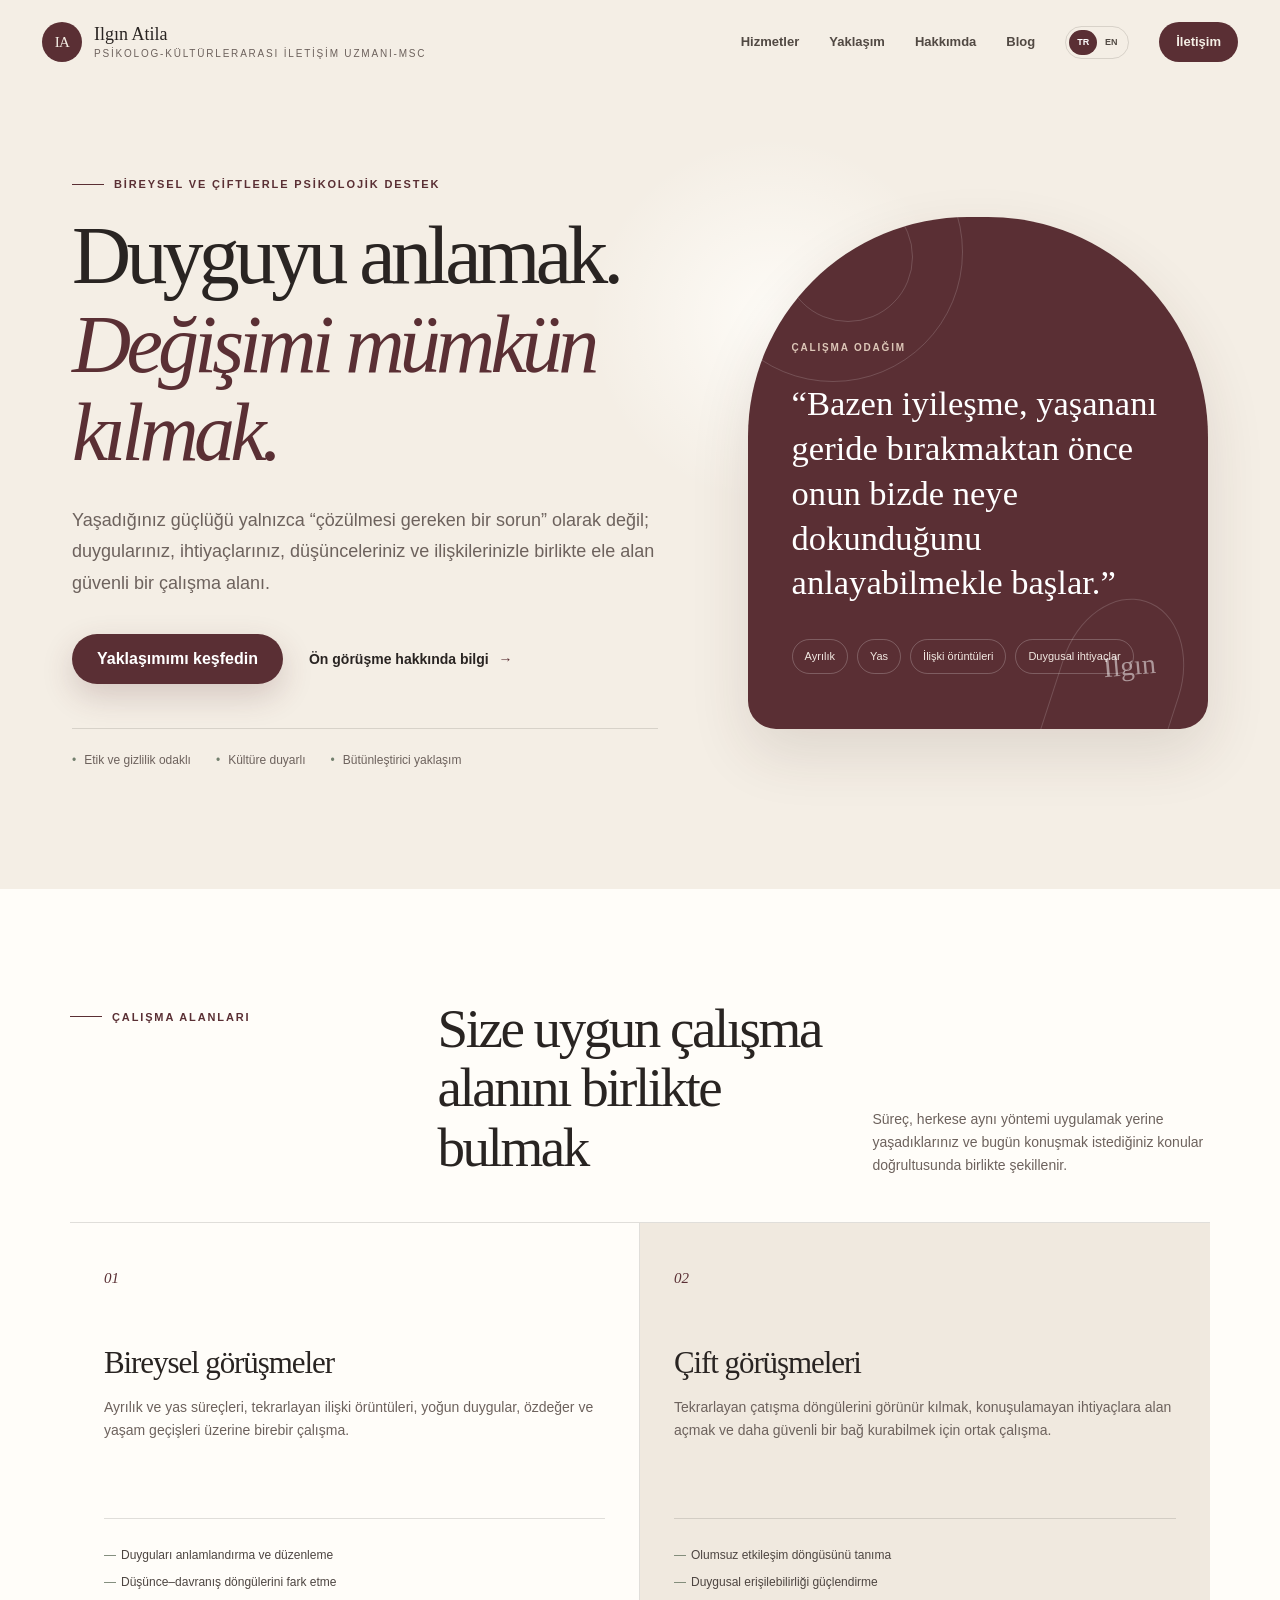
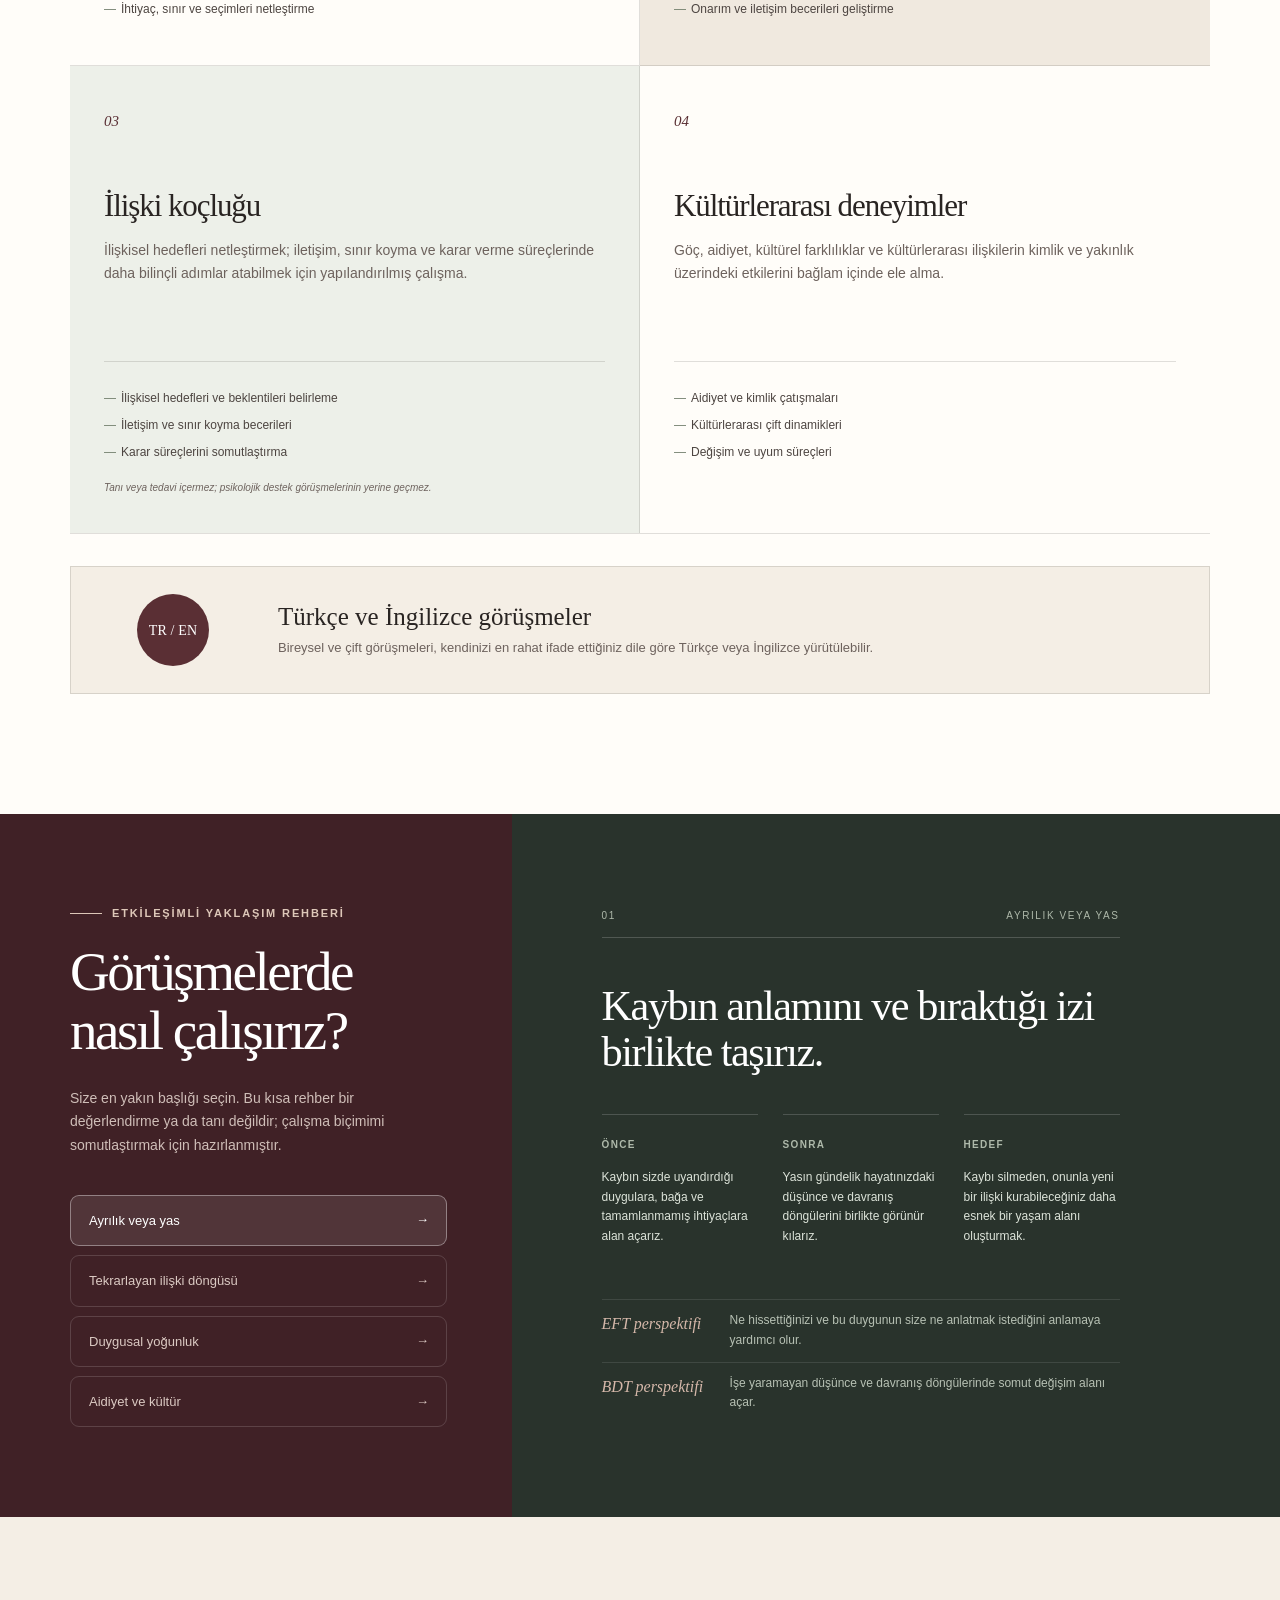
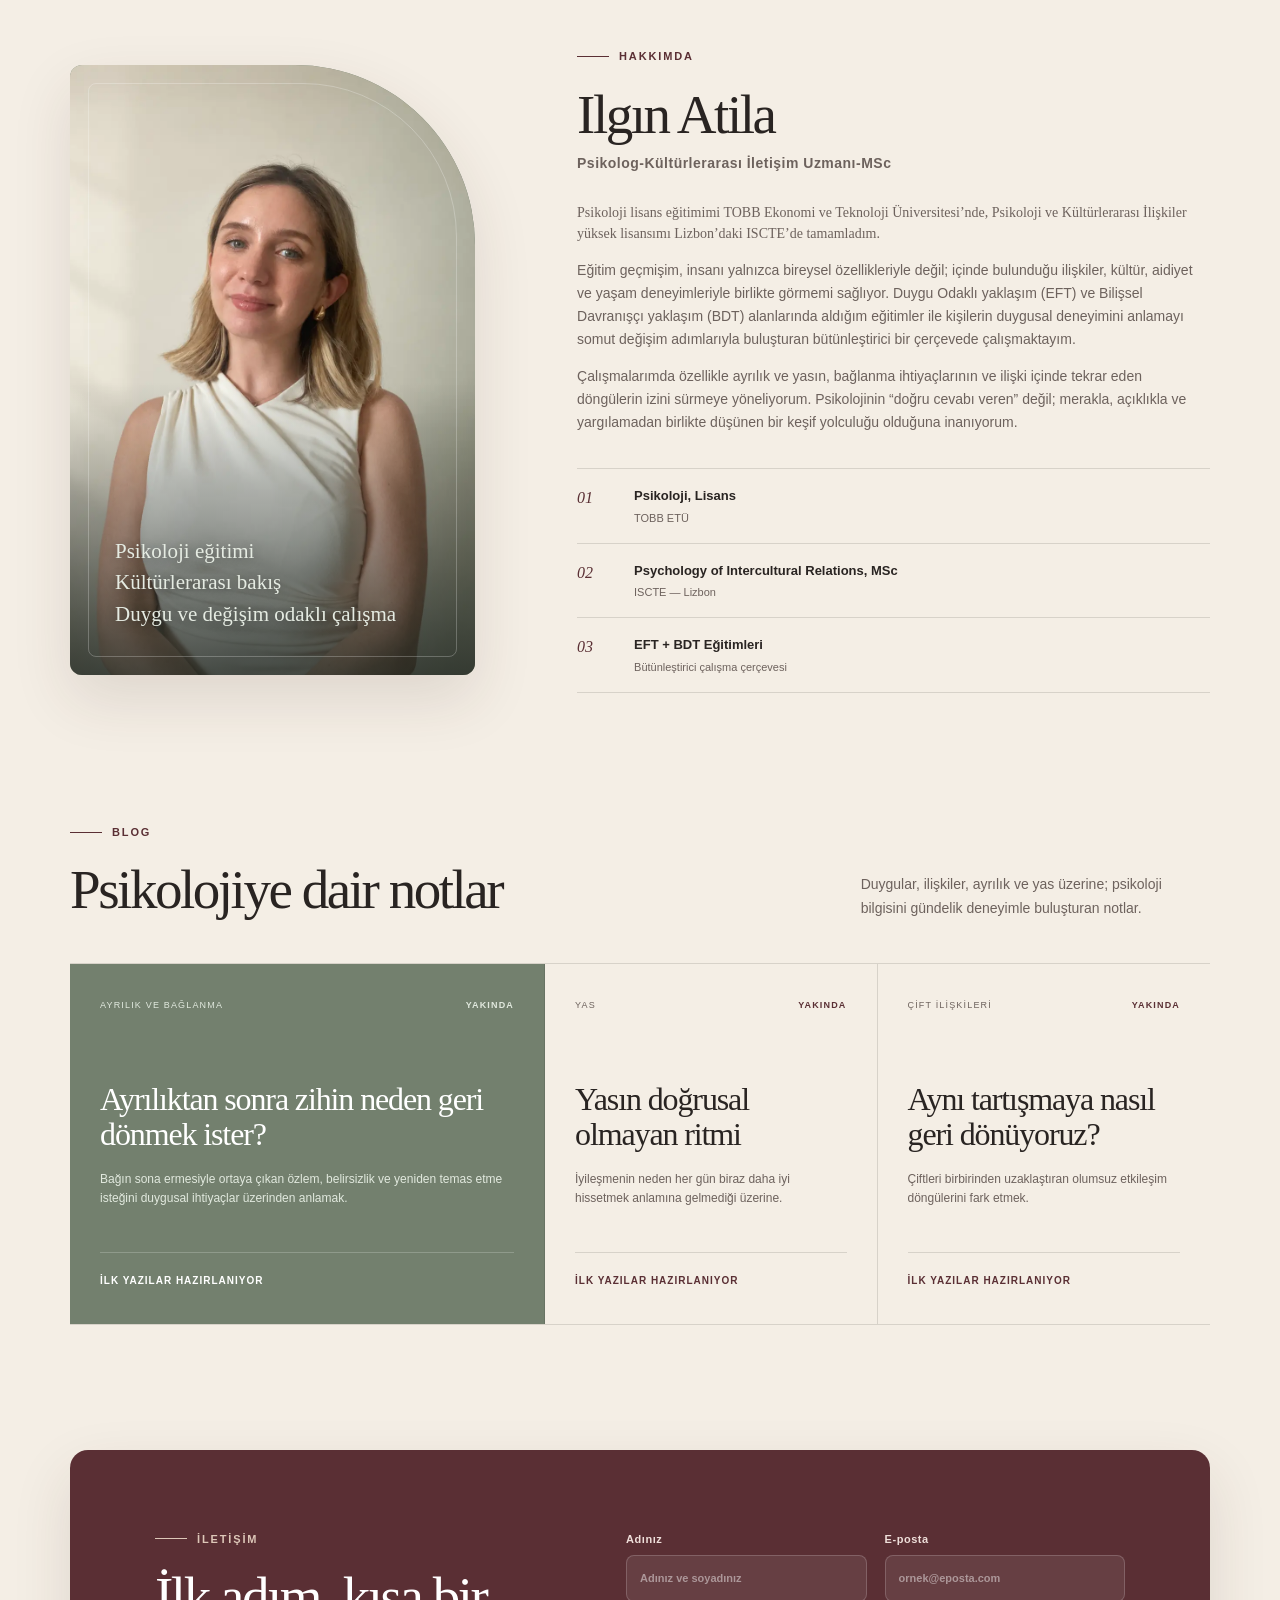
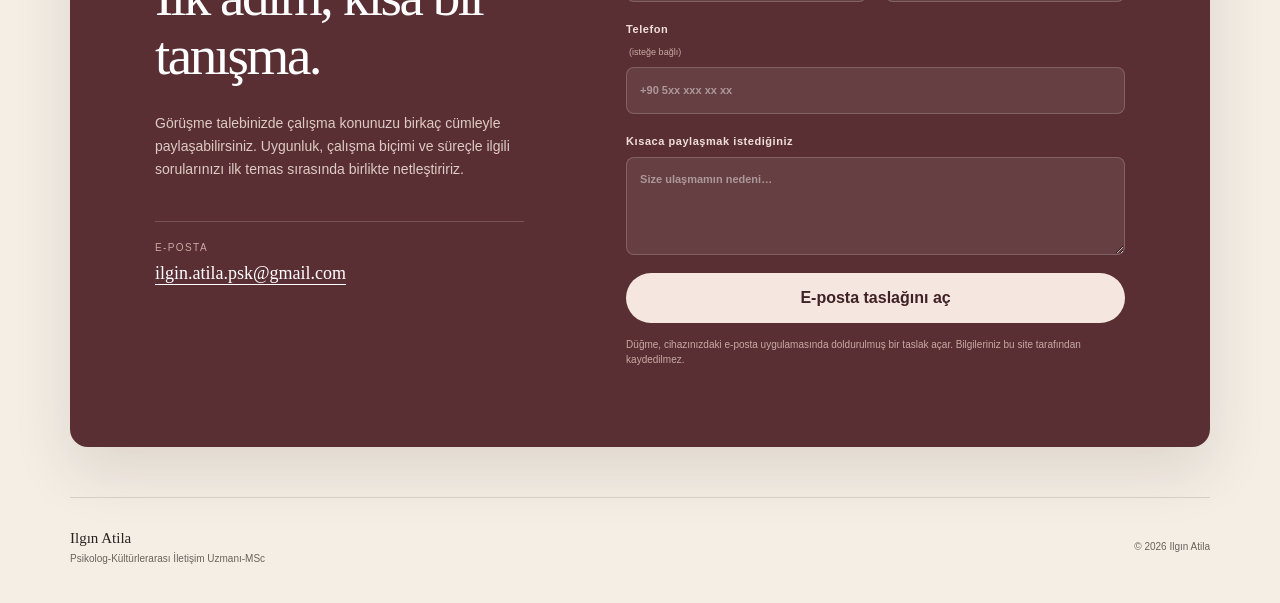
<file: index.html>
<!doctype html>
<html lang="tr">
  <head>
    <meta charset="UTF-8" />
    <meta name="viewport" content="width=device-width, initial-scale=1.0" />
    <meta name="robots" content="noindex,nofollow" />
    <meta
      name="description"
      content="Psikolog ve Kültürlerarası İletişim Uzmanı Ilgın Atila’nın bireysel ve çiftlerle psikolojik destek yaklaşımı; EFT ve BDT perspektifleri, ayrılık, yas ve ilişki örüntüleri."
    />
    <meta name="theme-color" content="#f4eee5" />
    <title>Ilgın Atila | Psikolog-Kültürlerarası İletişim Uzmanı-MSc</title>
    <link rel="alternate" hreflang="tr" href="https://atilaailgin-hash.github.io/" />
    <link rel="alternate" hreflang="en" href="https://atilaailgin-hash.github.io/en/" />
    <link rel="stylesheet" href="styles.css" />
  </head>
  <body>
    <a class="skip-link" href="#main">İçeriğe geç</a>

    <header class="site-header" aria-label="Ana menü">
      <a class="brand" href="#top" aria-label="Ilgın Atila ana sayfa">
        <span class="brand-mark" aria-hidden="true">IA</span>
        <span>
          <strong>Ilgın Atila</strong>
          <small>Psikolog-Kültürlerarası İletişim Uzmanı-MSc</small>
        </span>
      </a>

      <nav>
        <a href="#hizmetler">Hizmetler</a>
        <a href="#yaklasim">Yaklaşım</a>
        <a href="#hakkimda">Hakkımda</a>
        <a href="#blog">Blog</a>
        <div class="language-switch" aria-label="Dil seçimi">
          <span aria-current="page">TR</span>
          <a href="en/" lang="en" hreflang="en">EN</a>
        </div>
        <a class="nav-cta" href="#iletisim">İletişim</a>
      </nav>
    </header>

    <main id="main">
      <section class="hero" id="top">
        <div class="hero-copy reveal">
          <p class="eyebrow"><span></span> Bireysel ve çiftlerle psikolojik destek</p>
          <h1>Duyguyu anlamak.<br /><em>Değişimi mümkün kılmak.</em></h1>
          <p class="lead">
            Yaşadığınız güçlüğü yalnızca “çözülmesi gereken bir sorun” olarak değil;
            duygularınız, ihtiyaçlarınız, düşünceleriniz ve ilişkilerinizle birlikte ele alan
            güvenli bir çalışma alanı.
          </p>
          <div class="hero-actions">
            <a class="button button-primary" href="#yaklasim">Yaklaşımımı keşfedin</a>
            <a class="text-link" href="#iletisim">Ön görüşme hakkında bilgi <span>→</span></a>
          </div>
          <ul class="trust-list" aria-label="Çalışma özellikleri">
            <li>Etik ve gizlilik odaklı</li>
            <li>Kültüre duyarlı</li>
            <li>Bütünleştirici yaklaşım</li>
          </ul>
        </div>

        <aside class="hero-card reveal delay-1" aria-label="Çalışma odağı">
          <div class="orb orb-one"></div>
          <div class="orb orb-two"></div>
          <p class="card-kicker">Çalışma odağım</p>
          <blockquote>
            “Bazen iyileşme, yaşananı geride bırakmaktan önce onun bizde neye dokunduğunu
            anlayabilmekle başlar.”
          </blockquote>
          <div class="focus-tags">
            <span>Ayrılık</span>
            <span>Yas</span>
            <span>İlişki örüntüleri</span>
            <span>Duygusal ihtiyaçlar</span>
          </div>
          <div class="signature" aria-hidden="true">Ilgın</div>
        </aside>
      </section>

      <section class="practice-section" id="hizmetler">
        <div class="section-heading reveal">
          <p class="eyebrow"><span></span> Çalışma alanları</p>
          <h2>Size uygun çalışma alanını birlikte bulmak</h2>
          <p>
            Süreç, herkese aynı yöntemi uygulamak yerine yaşadıklarınız ve bugün konuşmak
            istediğiniz konular doğrultusunda birlikte şekillenir.
          </p>
        </div>

        <div class="service-grid">
          <article class="service-card reveal">
            <span class="service-number">01</span>
            <h3>Bireysel görüşmeler</h3>
            <p>
              Ayrılık ve yas süreçleri, tekrarlayan ilişki örüntüleri, yoğun duygular,
              özdeğer ve yaşam geçişleri üzerine birebir çalışma.
            </p>
            <ul>
              <li>Duyguları anlamlandırma ve düzenleme</li>
              <li>Düşünce–davranış döngülerini fark etme</li>
              <li>İhtiyaç, sınır ve seçimleri netleştirme</li>
            </ul>
          </article>

          <article class="service-card service-card-accent reveal delay-1">
            <span class="service-number">02</span>
            <h3>Çift görüşmeleri</h3>
            <p>
              Tekrarlayan çatışma döngülerini görünür kılmak, konuşulamayan ihtiyaçlara
              alan açmak ve daha güvenli bir bağ kurabilmek için ortak çalışma.
            </p>
            <ul>
              <li>Olumsuz etkileşim döngüsünü tanıma</li>
              <li>Duygusal erişilebilirliği güçlendirme</li>
              <li>Onarım ve iletişim becerileri geliştirme</li>
            </ul>
          </article>

          <article class="service-card service-card-coaching reveal delay-2">
            <span class="service-number">03</span>
            <h3>İlişki koçluğu</h3>
            <p>
              İlişkisel hedefleri netleştirmek; iletişim, sınır koyma ve karar verme
              süreçlerinde daha bilinçli adımlar atabilmek için yapılandırılmış çalışma.
            </p>
            <ul>
              <li>İlişkisel hedefleri ve beklentileri belirleme</li>
              <li>İletişim ve sınır koyma becerileri</li>
              <li>Karar süreçlerini somutlaştırma</li>
            </ul>
            <small class="service-boundary">Tanı veya tedavi içermez; psikolojik destek görüşmelerinin yerine geçmez.</small>
          </article>

          <article class="service-card reveal delay-2">
            <span class="service-number">04</span>
            <h3>Kültürlerarası deneyimler</h3>
            <p>
              Göç, aidiyet, kültürel farklılıklar ve kültürlerarası ilişkilerin kimlik ve
              yakınlık üzerindeki etkilerini bağlam içinde ele alma.
            </p>
            <ul>
              <li>Aidiyet ve kimlik çatışmaları</li>
              <li>Kültürlerarası çift dinamikleri</li>
              <li>Değişim ve uyum süreçleri</li>
            </ul>
          </article>
        </div>

        <div class="language-service reveal" aria-label="Görüşme dilleri">
          <span class="language-service-mark">TR / EN</span>
          <div>
            <h3>Türkçe ve İngilizce görüşmeler</h3>
            <p>
              Bireysel ve çift görüşmeleri, kendinizi en rahat ifade ettiğiniz dile göre
              Türkçe veya İngilizce yürütülebilir.
            </p>
          </div>
        </div>

        <div class="approach-explorer reveal" id="yaklasim">
          <div class="explorer-intro">
            <p class="eyebrow eyebrow-light"><span></span> Etkileşimli yaklaşım rehberi</p>
            <h2>Görüşmelerde nasıl çalışırız?</h2>
            <p>
              Size en yakın başlığı seçin. Bu kısa rehber bir değerlendirme ya da tanı
              değildir; çalışma biçimimi somutlaştırmak için hazırlanmıştır.
            </p>
            <div class="topic-list" role="tablist" aria-label="Çalışma konusu seçin">
              <button class="topic active" role="tab" aria-selected="true" data-topic="ayrilik">
                Ayrılık veya yas
              </button>
              <button class="topic" role="tab" aria-selected="false" data-topic="iliski">
                Tekrarlayan ilişki döngüsü
              </button>
              <button class="topic" role="tab" aria-selected="false" data-topic="yogunluk">
                Duygusal yoğunluk
              </button>
              <button class="topic" role="tab" aria-selected="false" data-topic="kultur">
                Aidiyet ve kültür
              </button>
            </div>
          </div>

          <div class="explorer-result" aria-live="polite">
            <div class="result-topline">
              <span id="result-index">01</span>
              <span id="result-label">Ayrılık veya yas</span>
            </div>
            <h3 id="result-title">Kaybın anlamını ve bıraktığı izi birlikte taşırız.</h3>
            <div class="result-steps">
              <article>
                <span>Önce</span>
                <p id="result-first">
                  Kaybın sizde uyandırdığı duygulara, bağa ve tamamlanmamış ihtiyaçlara alan
                  açarız.
                </p>
              </article>
              <article>
                <span>Sonra</span>
                <p id="result-next">
                  Yasın gündelik hayatınızdaki düşünce ve davranış döngülerini birlikte
                  görünür kılarız.
                </p>
              </article>
              <article>
                <span>Hedef</span>
                <p id="result-goal">
                  Kaybı silmeden, onunla yeni bir ilişki kurabileceğiniz daha esnek bir yaşam
                  alanı oluşturmak.
                </p>
              </article>
            </div>
            <div class="method-note">
              <span>EFT perspektifi</span>
              <p>Ne hissettiğinizi ve bu duygunun size ne anlatmak istediğini anlamaya yardımcı olur.</p>
            </div>
            <div class="method-note">
              <span>BDT perspektifi</span>
              <p>İşe yaramayan düşünce ve davranış döngülerinde somut değişim alanı açar.</p>
            </div>
          </div>
        </div>
      </section>

      <section class="about-contact-section" id="hakkimda">
        <div class="about-grid">
          <div class="portrait-card reveal" aria-label="Psikolog ve Kültürlerarası İletişim Uzmanı Ilgın Atila">
            <img
              class="portrait-photo"
              src="assets/ilgin-atila-portrait.webp"
              alt="Psikolog ve Kültürlerarası İletişim Uzmanı Ilgın Atila"
            />
            <p>Psikoloji eğitimi<br />Kültürlerarası bakış<br />Duygu ve değişim odaklı çalışma</p>
          </div>

          <div class="about-copy reveal delay-1">
            <p class="eyebrow"><span></span> Hakkımda</p>
            <h2>Ilgın Atila</h2>
            <p class="professional-title">Psikolog-Kültürlerarası İletişim Uzmanı-MSc</p>
            <p class="about-lead">
              Psikoloji lisans eğitimimi TOBB Ekonomi ve Teknoloji Üniversitesi’nde,
              Psikoloji ve Kültürlerarası İlişkiler yüksek lisansımı Lizbon’daki ISCTE’de
              tamamladım.
            </p>
            <p>
              Eğitim geçmişim, insanı yalnızca bireysel özellikleriyle değil; içinde
              bulunduğu ilişkiler, kültür, aidiyet ve yaşam deneyimleriyle birlikte görmemi
              sağlıyor. Duygu Odaklı yaklaşım (EFT) ve Bilişsel Davranışçı yaklaşım (BDT)
              alanlarında aldığım eğitimler ile kişilerin duygusal deneyimini anlamayı somut
              değişim adımlarıyla buluşturan bütünleştirici bir çerçevede çalışmaktayım.
            </p>
            <p>
              Çalışmalarımda özellikle ayrılık ve yasın, bağlanma ihtiyaçlarının ve ilişki
              içinde tekrar eden döngülerin izini sürmeye yöneliyorum. Psikolojinin “doğru
              cevabı veren” değil; merakla, açıklıkla ve yargılamadan birlikte düşünen bir
              keşif yolculuğu olduğuna inanıyorum.
            </p>

            <div class="education-list" aria-label="Eğitim ve yaklaşım">
              <div><span>01</span><p><strong>Psikoloji, Lisans</strong><small>TOBB ETÜ</small></p></div>
              <div><span>02</span><p><strong>Psychology of Intercultural Relations, MSc</strong><small>ISCTE — Lizbon</small></p></div>
              <div><span>03</span><p><strong>EFT + BDT Eğitimleri</strong><small>Bütünleştirici çalışma çerçevesi</small></p></div>
            </div>
          </div>
        </div>

        <div class="blog-block" id="blog">
          <div class="blog-heading reveal">
            <div>
              <p class="eyebrow"><span></span> Blog</p>
              <h2>Psikolojiye dair notlar</h2>
            </div>
            <p>
              Duygular, ilişkiler, ayrılık ve yas üzerine; psikoloji bilgisini gündelik
              deneyimle buluşturan notlar.
            </p>
          </div>

          <div class="blog-grid">
            <article class="blog-card blog-card-featured reveal">
              <div class="blog-meta"><span>Ayrılık ve bağlanma</span><strong>Yakında</strong></div>
              <h3>Ayrılıktan sonra zihin neden geri dönmek ister?</h3>
              <p>
                Bağın sona ermesiyle ortaya çıkan özlem, belirsizlik ve yeniden temas etme
                isteğini duygusal ihtiyaçlar üzerinden anlamak.
              </p>
              <span class="blog-read">İlk yazılar hazırlanıyor</span>
            </article>

            <article class="blog-card reveal delay-1">
              <div class="blog-meta"><span>Yas</span><strong>Yakında</strong></div>
              <h3>Yasın doğrusal olmayan ritmi</h3>
              <p>İyileşmenin neden her gün biraz daha iyi hissetmek anlamına gelmediği üzerine.</p>
              <span class="blog-read">İlk yazılar hazırlanıyor</span>
            </article>

            <article class="blog-card reveal delay-2">
              <div class="blog-meta"><span>Çift ilişkileri</span><strong>Yakında</strong></div>
              <h3>Aynı tartışmaya nasıl geri dönüyoruz?</h3>
              <p>Çiftleri birbirinden uzaklaştıran olumsuz etkileşim döngülerini fark etmek.</p>
              <span class="blog-read">İlk yazılar hazırlanıyor</span>
            </article>
          </div>
        </div>

        <div class="contact-panel reveal" id="iletisim">
          <div class="contact-copy">
            <p class="eyebrow eyebrow-light"><span></span> İletişim</p>
            <h2>İlk adım, kısa bir tanışma.</h2>
            <p>
              Görüşme talebinizde çalışma konunuzu birkaç cümleyle paylaşabilirsiniz.
              Uygunluk, çalışma biçimi ve süreçle ilgili sorularınızı ilk temas sırasında
              birlikte netleştiririz.
            </p>
            <div class="contact-placeholder">
              <span>E-posta</span>
              <a href="mailto:ilgin.atila.psk@gmail.com">ilgin.atila.psk@gmail.com</a>
            </div>
          </div>

          <form class="contact-form" id="contact-form">
            <label>
              Adınız
              <input name="name" autocomplete="name" required placeholder="Adınız ve soyadınız" />
            </label>
            <label>
              E-posta
              <input name="email" type="email" autocomplete="email" required placeholder="ornek@eposta.com" />
            </label>
            <label class="form-wide">
              Telefon <span class="optional-label">(isteğe bağlı)</span>
              <input name="phone" type="tel" inputmode="tel" autocomplete="tel" placeholder="+90 5xx xxx xx xx" />
            </label>
            <label class="form-wide">
              Kısaca paylaşmak istediğiniz
              <textarea name="message" rows="4" required placeholder="Size ulaşmamın nedeni…"></textarea>
            </label>
            <button class="button button-light" type="submit">E-posta taslağını aç</button>
            <p class="form-note" id="form-note">
              Düğme, cihazınızdaki e-posta uygulamasında doldurulmuş bir taslak açar.
              Bilgileriniz bu site tarafından kaydedilmez.
            </p>
          </form>
        </div>

        <footer>
          <div>
            <strong>Ilgın Atila</strong>
            <span>Psikolog-Kültürlerarası İletişim Uzmanı-MSc</span>
          </div>
          <span>© <span id="year"></span> Ilgın Atila</span>
        </footer>
      </section>
    </main>

    <div class="toast" id="toast" role="status" aria-live="polite"></div>
    <script src="script.js"></script>
  </body>
</html>
</file>
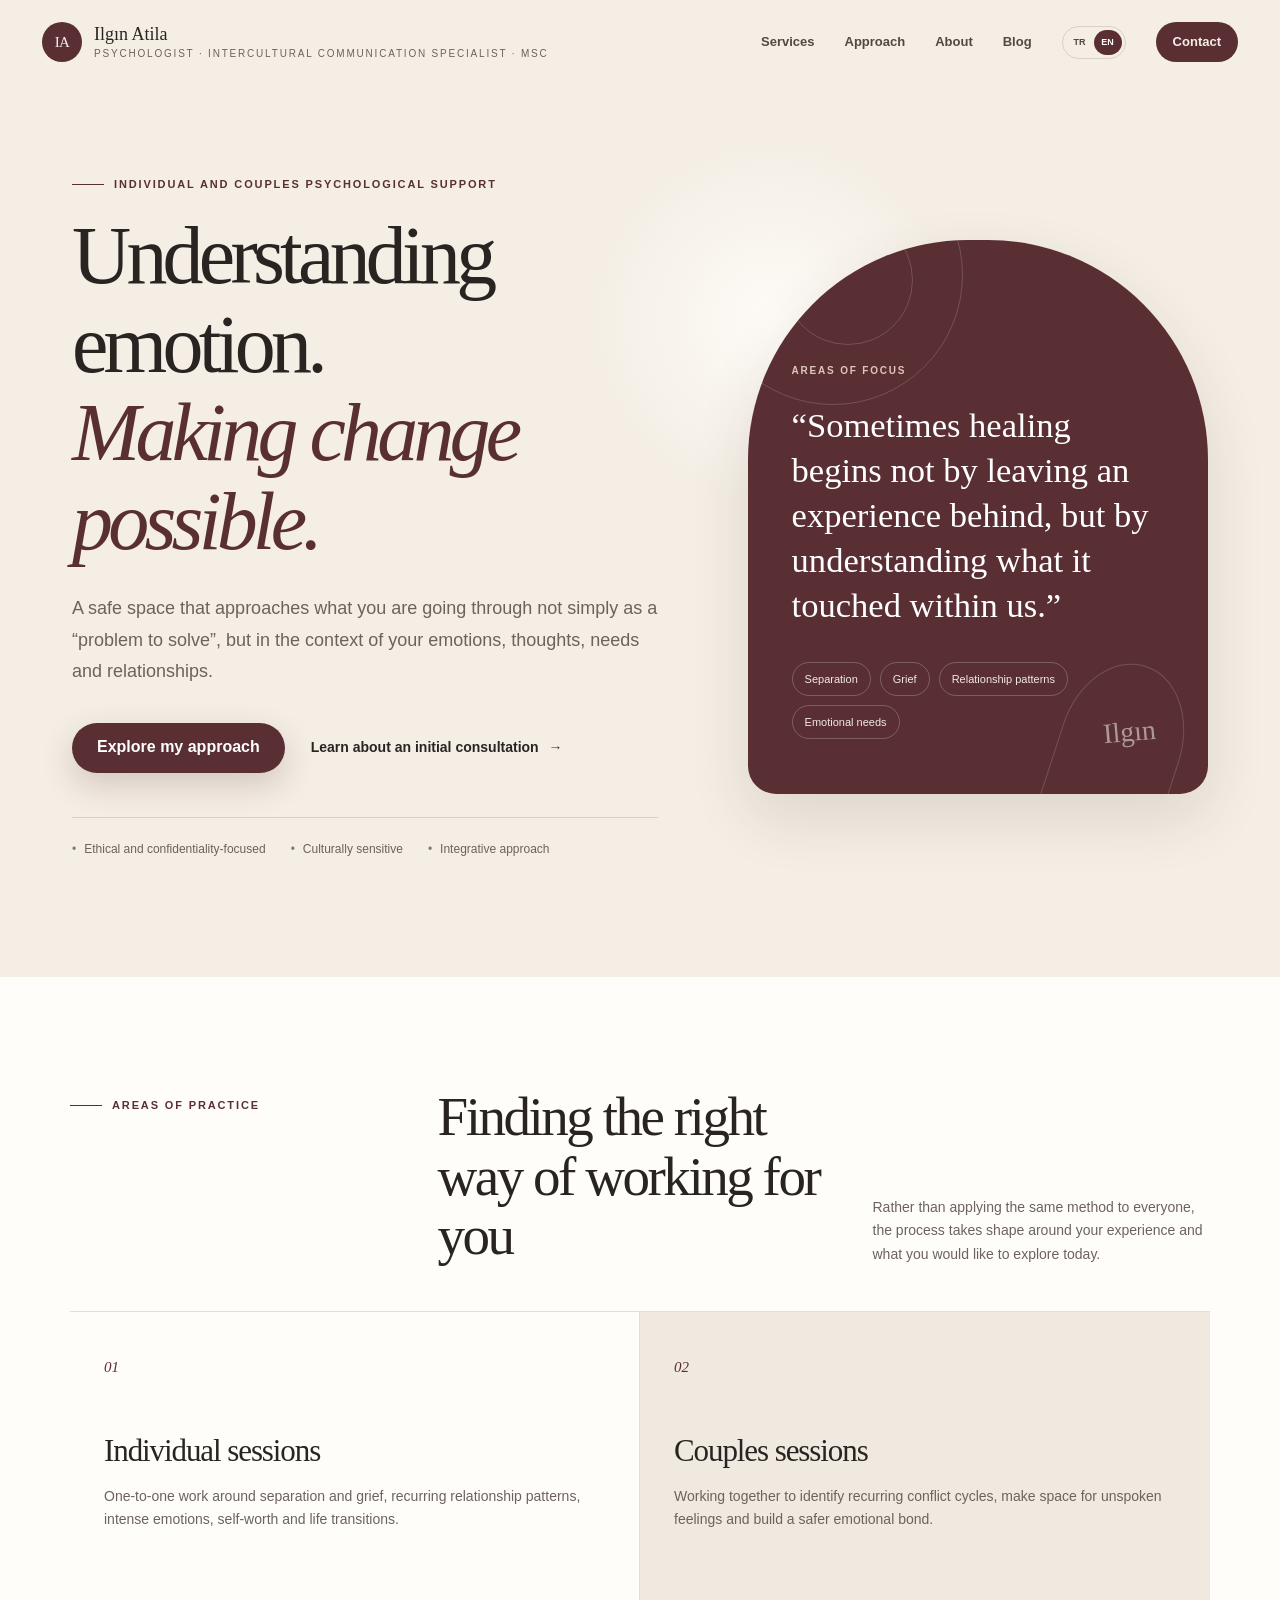
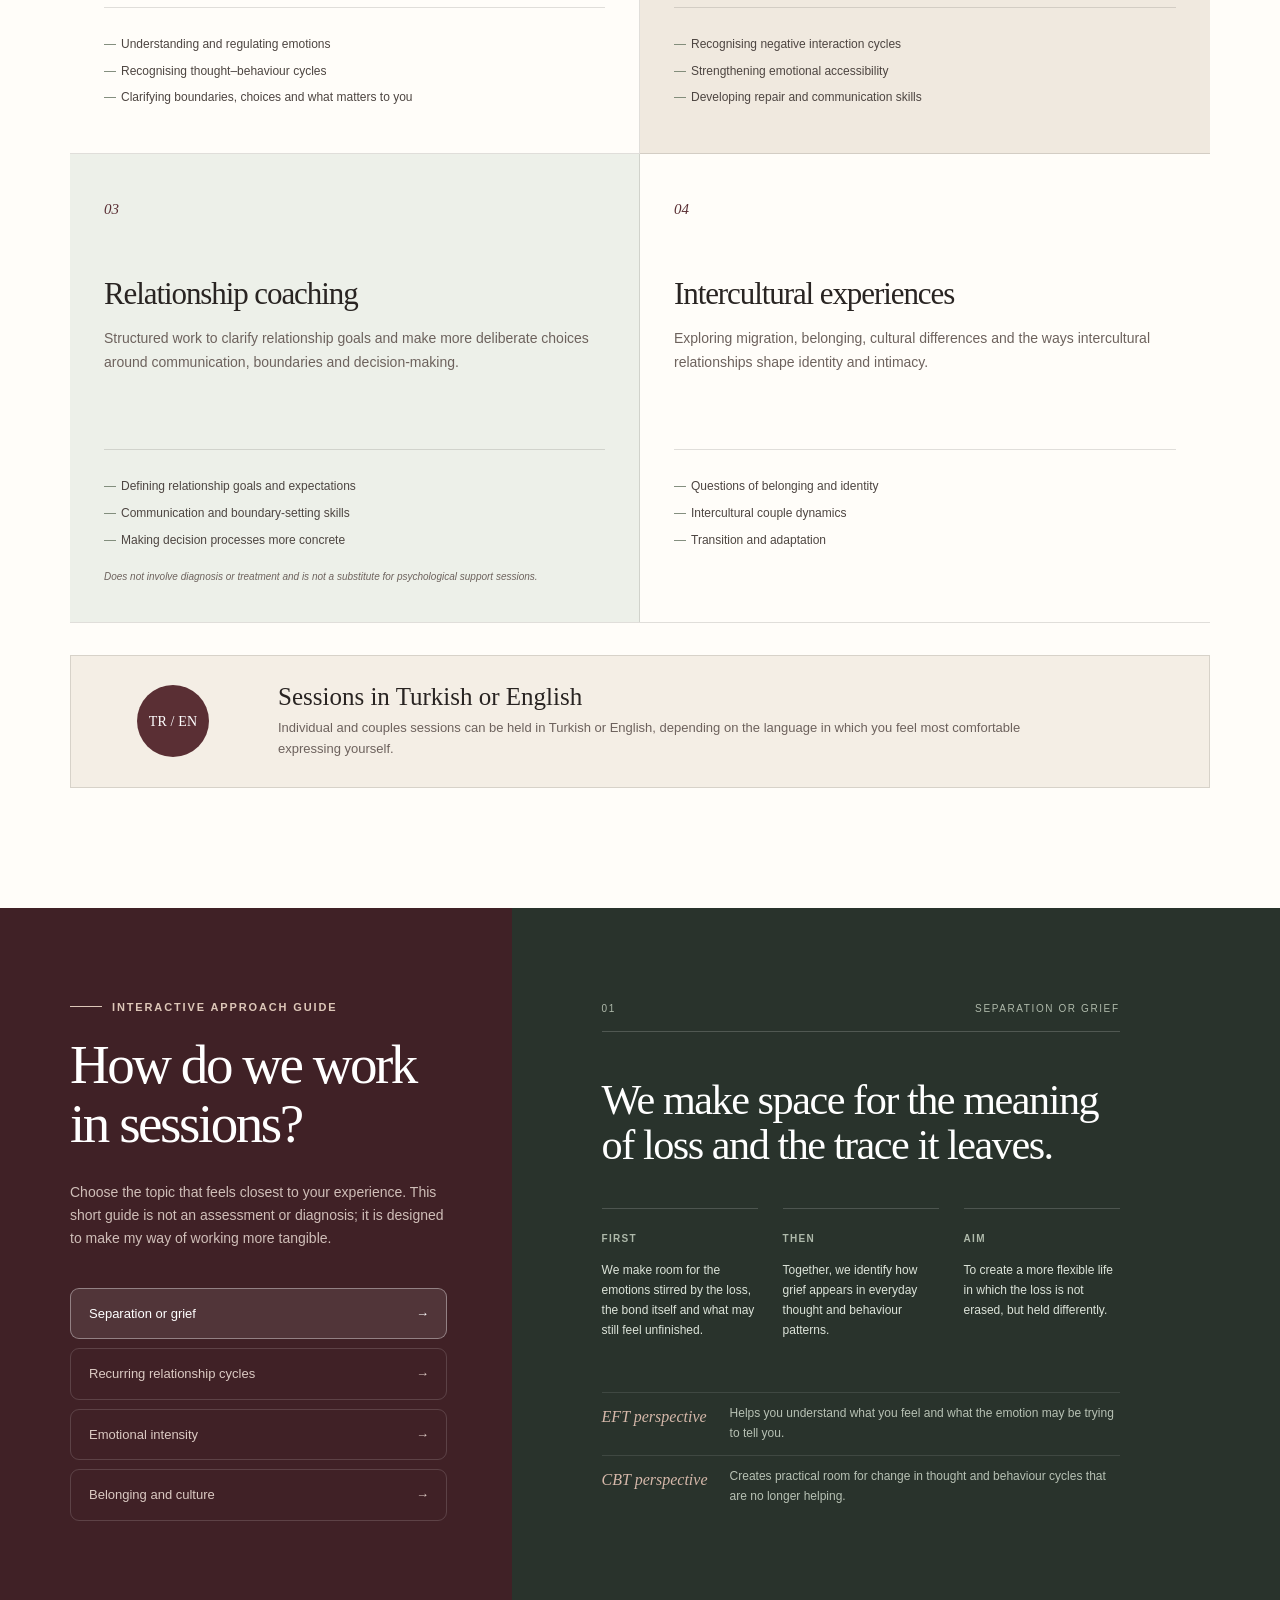
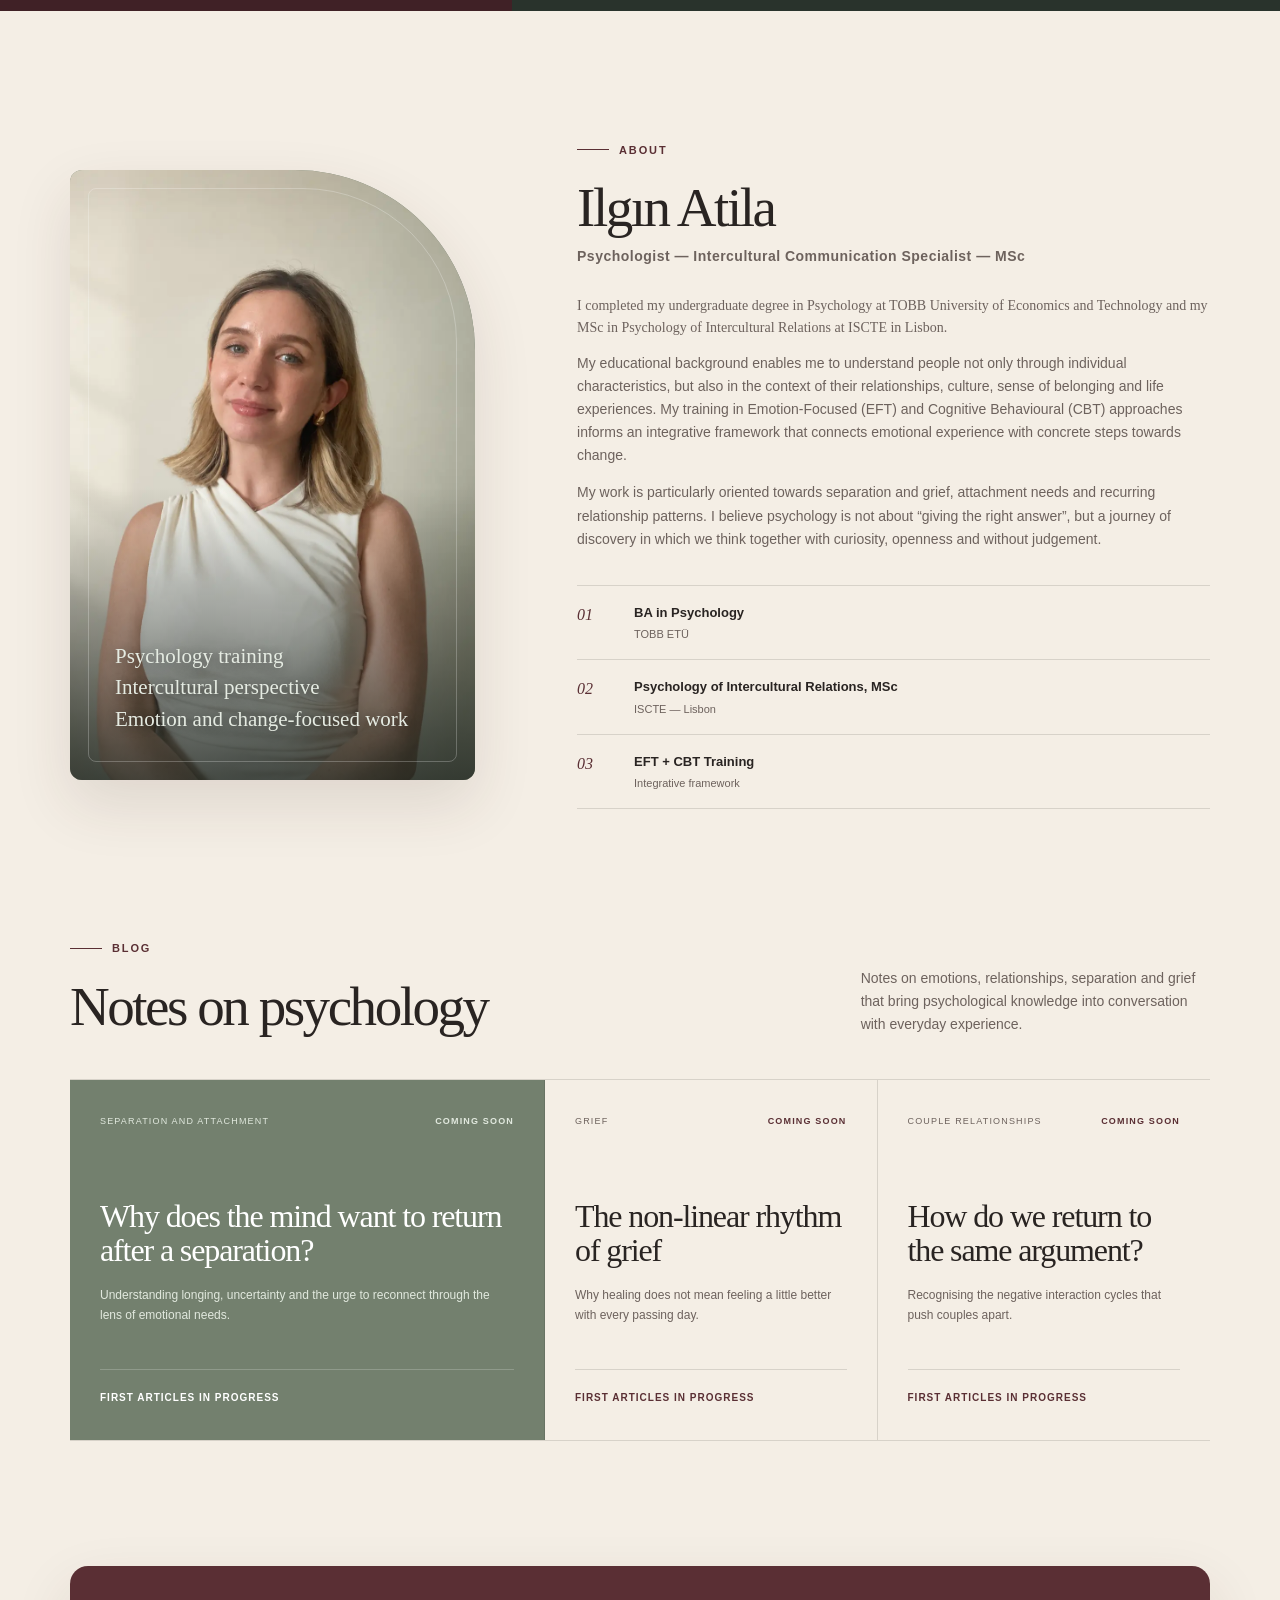
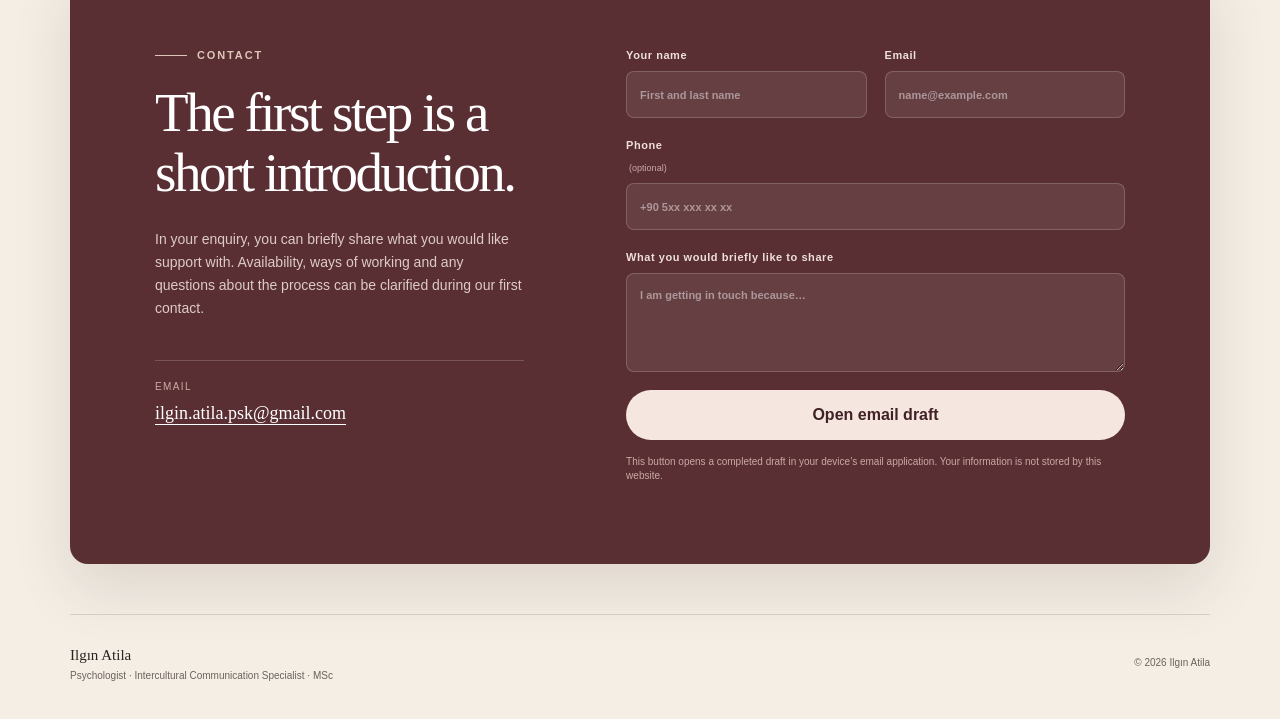
<file: en/index.html>
<!doctype html>
<html lang="en">
  <head>
    <meta charset="UTF-8" />
    <meta name="viewport" content="width=device-width, initial-scale=1.0" />
    <meta name="robots" content="noindex,nofollow" />
    <meta
      name="description"
      content="Psychologist and Intercultural Communication Specialist Ilgın Atila, MSc — individual and couples psychological support informed by EFT and CBT perspectives, grief, separation and intercultural psychology."
    />
    <meta name="theme-color" content="#f4eee5" />
    <title>Ilgın Atila | Psychologist — Intercultural Communication Specialist — MSc</title>
    <link rel="alternate" hreflang="tr" href="https://atilaailgin-hash.github.io/" />
    <link rel="alternate" hreflang="en" href="https://atilaailgin-hash.github.io/en/" />
    <link rel="stylesheet" href="../styles.css" />
  </head>
  <body>
    <a class="skip-link" href="#main">Skip to content</a>

    <header class="site-header" aria-label="Main navigation">
      <a class="brand" href="#top" aria-label="Ilgın Atila home">
        <span class="brand-mark" aria-hidden="true">IA</span>
        <span>
          <strong>Ilgın Atila</strong>
          <small>Psychologist · Intercultural Communication Specialist · MSc</small>
        </span>
      </a>

      <nav>
        <a href="#services">Services</a>
        <a href="#approach">Approach</a>
        <a href="#about">About</a>
        <a href="#blog">Blog</a>
        <div class="language-switch" aria-label="Language selection">
          <a href="../" lang="tr" hreflang="tr">TR</a>
          <span aria-current="page">EN</span>
        </div>
        <a class="nav-cta" href="#contact">Contact</a>
      </nav>
    </header>

    <main id="main">
      <section class="hero" id="top">
        <div class="hero-copy reveal">
          <p class="eyebrow"><span></span> Individual and couples psychological support</p>
          <h1>Understanding emotion.<br /><em>Making change possible.</em></h1>
          <p class="lead">
            A safe space that approaches what you are going through not simply as a
            “problem to solve”, but in the context of your emotions, thoughts, needs and
            relationships.
          </p>
          <div class="hero-actions">
            <a class="button button-primary" href="#approach">Explore my approach</a>
            <a class="text-link" href="#contact">Learn about an initial consultation <span>→</span></a>
          </div>
          <ul class="trust-list" aria-label="Practice principles">
            <li>Ethical and confidentiality-focused</li>
            <li>Culturally sensitive</li>
            <li>Integrative approach</li>
          </ul>
        </div>

        <aside class="hero-card reveal delay-1" aria-label="Areas of focus">
          <div class="orb orb-one"></div>
          <div class="orb orb-two"></div>
          <p class="card-kicker">Areas of focus</p>
          <blockquote>
            “Sometimes healing begins not by leaving an experience behind, but by
            understanding what it touched within us.”
          </blockquote>
          <div class="focus-tags">
            <span>Separation</span>
            <span>Grief</span>
            <span>Relationship patterns</span>
            <span>Emotional needs</span>
          </div>
          <div class="signature" aria-hidden="true">Ilgın</div>
        </aside>
      </section>

      <section class="practice-section" id="services">
        <div class="section-heading reveal">
          <p class="eyebrow"><span></span> Areas of practice</p>
          <h2>Finding the right way of working for you</h2>
          <p>
            Rather than applying the same method to everyone, the process takes shape
            around your experience and what you would like to explore today.
          </p>
        </div>

        <div class="service-grid">
          <article class="service-card reveal">
            <span class="service-number">01</span>
            <h3>Individual sessions</h3>
            <p>
              One-to-one work around separation and grief, recurring relationship
              patterns, intense emotions, self-worth and life transitions.
            </p>
            <ul>
              <li>Understanding and regulating emotions</li>
              <li>Recognising thought–behaviour cycles</li>
              <li>Clarifying boundaries, choices and what matters to you</li>
            </ul>
          </article>

          <article class="service-card service-card-accent reveal delay-1">
            <span class="service-number">02</span>
            <h3>Couples sessions</h3>
            <p>
              Working together to identify recurring conflict cycles, make space for
              unspoken feelings and build a safer emotional bond.
            </p>
            <ul>
              <li>Recognising negative interaction cycles</li>
              <li>Strengthening emotional accessibility</li>
              <li>Developing repair and communication skills</li>
            </ul>
          </article>

          <article class="service-card service-card-coaching reveal delay-2">
            <span class="service-number">03</span>
            <h3>Relationship coaching</h3>
            <p>
              Structured work to clarify relationship goals and make more deliberate
              choices around communication, boundaries and decision-making.
            </p>
            <ul>
              <li>Defining relationship goals and expectations</li>
              <li>Communication and boundary-setting skills</li>
              <li>Making decision processes more concrete</li>
            </ul>
            <small class="service-boundary">Does not involve diagnosis or treatment and is not a substitute for psychological support sessions.</small>
          </article>

          <article class="service-card reveal delay-2">
            <span class="service-number">04</span>
            <h3>Intercultural experiences</h3>
            <p>
              Exploring migration, belonging, cultural differences and the ways
              intercultural relationships shape identity and intimacy.
            </p>
            <ul>
              <li>Questions of belonging and identity</li>
              <li>Intercultural couple dynamics</li>
              <li>Transition and adaptation</li>
            </ul>
          </article>
        </div>

        <div class="language-service reveal" aria-label="Languages offered">
          <span class="language-service-mark">TR / EN</span>
          <div>
            <h3>Sessions in Turkish or English</h3>
            <p>
              Individual and couples sessions can be held in Turkish or English,
              depending on the language in which you feel most comfortable expressing yourself.
            </p>
          </div>
        </div>

        <div class="approach-explorer reveal" id="approach">
          <div class="explorer-intro">
            <p class="eyebrow eyebrow-light"><span></span> Interactive approach guide</p>
            <h2>How do we work in sessions?</h2>
            <p>
              Choose the topic that feels closest to your experience. This short guide is
              not an assessment or diagnosis; it is designed to make my way of working more tangible.
            </p>
            <div class="topic-list" role="tablist" aria-label="Choose a topic">
              <button class="topic active" role="tab" aria-selected="true" data-topic="ayrilik">
                Separation or grief
              </button>
              <button class="topic" role="tab" aria-selected="false" data-topic="iliski">
                Recurring relationship cycles
              </button>
              <button class="topic" role="tab" aria-selected="false" data-topic="yogunluk">
                Emotional intensity
              </button>
              <button class="topic" role="tab" aria-selected="false" data-topic="kultur">
                Belonging and culture
              </button>
            </div>
          </div>

          <div class="explorer-result" aria-live="polite">
            <div class="result-topline">
              <span id="result-index">01</span>
              <span id="result-label">Separation or grief</span>
            </div>
            <h3 id="result-title">We make space for the meaning of loss and the trace it leaves.</h3>
            <div class="result-steps">
              <article>
                <span>First</span>
                <p id="result-first">
                  We make room for the emotions stirred by the loss, the bond itself and
                  what may still feel unfinished.
                </p>
              </article>
              <article>
                <span>Then</span>
                <p id="result-next">
                  Together, we identify how grief appears in everyday thought and behaviour patterns.
                </p>
              </article>
              <article>
                <span>Aim</span>
                <p id="result-goal">
                  To create a more flexible life in which the loss is not erased, but held differently.
                </p>
              </article>
            </div>
            <div class="method-note">
              <span>EFT perspective</span>
              <p>Helps you understand what you feel and what the emotion may be trying to tell you.</p>
            </div>
            <div class="method-note">
              <span>CBT perspective</span>
              <p>Creates practical room for change in thought and behaviour cycles that are no longer helping.</p>
            </div>
          </div>
        </div>
      </section>

      <section class="about-contact-section" id="about">
        <div class="about-grid">
          <div class="portrait-card reveal" aria-label="Psychologist and Intercultural Communication Specialist Ilgın Atila, MSc">
            <img
              class="portrait-photo"
              src="../assets/ilgin-atila-portrait.webp"
              alt="Psychologist and Intercultural Communication Specialist Ilgın Atila, MSc"
            />
            <p>Psychology training<br />Intercultural perspective<br />Emotion and change-focused work</p>
          </div>

          <div class="about-copy reveal delay-1">
            <p class="eyebrow"><span></span> About</p>
            <h2>Ilgın Atila</h2>
            <p class="professional-title">Psychologist — Intercultural Communication Specialist — MSc</p>
            <p class="about-lead">
              I completed my undergraduate degree in Psychology at TOBB University of
              Economics and Technology and my MSc in Psychology of Intercultural Relations
              at ISCTE in Lisbon.
            </p>
            <p>
              My educational background enables me to understand people not only through
              individual characteristics, but also in the context of their relationships,
              culture, sense of belonging and life experiences. My training in Emotion-Focused
              (EFT) and Cognitive Behavioural (CBT) approaches informs an integrative framework
              that connects emotional experience with concrete steps towards change.
            </p>
            <p>
              My work is particularly oriented towards separation and grief, attachment
              needs and recurring relationship patterns. I believe psychology is not about
              “giving the right answer”, but a journey of discovery in which we think together
              with curiosity, openness and without judgement.
            </p>

            <div class="education-list" aria-label="Education and approach">
              <div><span>01</span><p><strong>BA in Psychology</strong><small>TOBB ETÜ</small></p></div>
              <div><span>02</span><p><strong>Psychology of Intercultural Relations, MSc</strong><small>ISCTE — Lisbon</small></p></div>
              <div><span>03</span><p><strong>EFT + CBT Training</strong><small>Integrative framework</small></p></div>
            </div>
          </div>
        </div>

        <div class="blog-block" id="blog">
          <div class="blog-heading reveal">
            <div>
              <p class="eyebrow"><span></span> Blog</p>
              <h2>Notes on psychology</h2>
            </div>
            <p>
              Notes on emotions, relationships, separation and grief that bring psychological
              knowledge into conversation with everyday experience.
            </p>
          </div>

          <div class="blog-grid">
            <article class="blog-card blog-card-featured reveal">
              <div class="blog-meta"><span>Separation and attachment</span><strong>Coming soon</strong></div>
              <h3>Why does the mind want to return after a separation?</h3>
              <p>
                Understanding longing, uncertainty and the urge to reconnect through the
                lens of emotional needs.
              </p>
              <span class="blog-read">First articles in progress</span>
            </article>

            <article class="blog-card reveal delay-1">
              <div class="blog-meta"><span>Grief</span><strong>Coming soon</strong></div>
              <h3>The non-linear rhythm of grief</h3>
              <p>Why healing does not mean feeling a little better with every passing day.</p>
              <span class="blog-read">First articles in progress</span>
            </article>

            <article class="blog-card reveal delay-2">
              <div class="blog-meta"><span>Couple relationships</span><strong>Coming soon</strong></div>
              <h3>How do we return to the same argument?</h3>
              <p>Recognising the negative interaction cycles that push couples apart.</p>
              <span class="blog-read">First articles in progress</span>
            </article>
          </div>
        </div>

        <div class="contact-panel reveal" id="contact">
          <div class="contact-copy">
            <p class="eyebrow eyebrow-light"><span></span> Contact</p>
            <h2>The first step is a short introduction.</h2>
            <p>
              In your enquiry, you can briefly share what you would like support with.
              Availability, ways of working and any questions about the process can be
              clarified during our first contact.
            </p>
            <div class="contact-placeholder">
              <span>Email</span>
              <a href="mailto:ilgin.atila.psk@gmail.com">ilgin.atila.psk@gmail.com</a>
            </div>
          </div>

          <form class="contact-form" id="contact-form">
            <label>
              Your name
              <input name="name" autocomplete="name" required placeholder="First and last name" />
            </label>
            <label>
              Email
              <input name="email" type="email" autocomplete="email" required placeholder="name@example.com" />
            </label>
            <label class="form-wide">
              Phone <span class="optional-label">(optional)</span>
              <input name="phone" type="tel" inputmode="tel" autocomplete="tel" placeholder="+90 5xx xxx xx xx" />
            </label>
            <label class="form-wide">
              What you would briefly like to share
              <textarea name="message" rows="4" required placeholder="I am getting in touch because…"></textarea>
            </label>
            <button class="button button-light" type="submit">Open email draft</button>
            <p class="form-note" id="form-note">
              This button opens a completed draft in your device’s email application.
              Your information is not stored by this website.
            </p>
          </form>
        </div>

        <footer>
          <div>
            <strong>Ilgın Atila</strong>
            <span>Psychologist · Intercultural Communication Specialist · MSc</span>
          </div>
          <span>© <span id="year"></span> Ilgın Atila</span>
        </footer>
      </section>
    </main>

    <div class="toast" id="toast" role="status" aria-live="polite"></div>
    <script src="../script.js"></script>
  </body>
</html>
</file>
<file: styles.css>
:root {
  --paper: #f4eee5;
  --paper-deep: #e9dfd1;
  --ink: #292422;
  --muted: #6d625d;
  --wine: #5a2f34;
  --wine-deep: #402126;
  --sage: #73806e;
  --sage-soft: #dbe0d5;
  --line: rgba(41, 36, 34, 0.14);
  --white: #fffdf9;
  --shadow: 0 24px 60px rgba(63, 43, 35, 0.12);
  --serif: Georgia, "Times New Roman", serif;
  --sans: Inter, ui-sans-serif, -apple-system, BlinkMacSystemFont, "Segoe UI", sans-serif;
}

* {
  box-sizing: border-box;
}

html {
  scroll-behavior: smooth;
  scroll-padding-top: 96px;
}

body {
  margin: 0;
  color: var(--ink);
  background: var(--paper);
  font-family: var(--sans);
  font-size: 16px;
  line-height: 1.65;
  -webkit-font-smoothing: antialiased;
}

a {
  color: inherit;
}

button,
input,
select,
textarea {
  font: inherit;
}

.skip-link {
  position: fixed;
  z-index: 200;
  top: -80px;
  left: 20px;
  padding: 12px 18px;
  color: white;
  background: var(--wine);
  border-radius: 8px;
  transition: top 0.2s;
}

.skip-link:focus {
  top: 20px;
}

.site-header {
  position: sticky;
  z-index: 100;
  top: 0;
  display: flex;
  align-items: center;
  justify-content: space-between;
  max-width: 1320px;
  margin: 0 auto;
  padding: 22px 42px;
  background: rgba(244, 238, 229, 0.91);
  border-bottom: 1px solid transparent;
  backdrop-filter: blur(18px);
  transition: padding 0.25s, border-color 0.25s;
}

.site-header.scrolled {
  padding-top: 13px;
  padding-bottom: 13px;
  border-color: var(--line);
}

.brand {
  display: flex;
  align-items: center;
  gap: 12px;
  text-decoration: none;
}

.brand-mark {
  display: grid;
  width: 40px;
  height: 40px;
  place-items: center;
  color: var(--paper);
  background: var(--wine);
  border-radius: 50%;
  font-family: var(--serif);
  font-size: 15px;
  letter-spacing: -0.04em;
}

.brand strong,
.brand small {
  display: block;
  line-height: 1.2;
}

.brand strong {
  font-family: var(--serif);
  font-size: 18px;
  font-weight: 500;
}

.brand small {
  margin-top: 3px;
  color: var(--muted);
  font-size: 10px;
  letter-spacing: 0.18em;
  text-transform: uppercase;
}

nav {
  display: flex;
  align-items: center;
  gap: 30px;
}

nav a {
  color: #514943;
  font-size: 13px;
  font-weight: 600;
  text-decoration: none;
}

nav a:hover {
  color: var(--wine);
}

nav .nav-cta {
  padding: 9px 17px;
  color: var(--paper);
  background: var(--wine);
  border-radius: 999px;
}

nav .nav-cta:hover {
  color: white;
  background: var(--wine-deep);
}

.language-switch {
  display: inline-flex;
  align-items: center;
  padding: 3px;
  border: 1px solid var(--line);
  border-radius: 999px;
}

.language-switch a,
.language-switch span {
  display: grid;
  min-width: 28px;
  height: 25px;
  place-items: center;
  border-radius: 999px;
  font-size: 9px;
  font-weight: 800;
  line-height: 1;
  text-decoration: none;
}

.language-switch span[aria-current="page"] {
  color: white;
  background: var(--wine);
}

.hero {
  position: relative;
  display: grid;
  grid-template-columns: minmax(0, 1.12fr) minmax(340px, 0.88fr);
  gap: clamp(48px, 7vw, 110px);
  align-items: center;
  min-height: 730px;
  max-width: 1240px;
  margin: 0 auto;
  padding: 90px 52px 118px;
  overflow: hidden;
}

.hero::before {
  position: absolute;
  z-index: -1;
  top: 45px;
  right: 24%;
  width: 380px;
  height: 380px;
  content: "";
  background: radial-gradient(circle, rgba(255, 253, 249, 0.88), transparent 68%);
}

.eyebrow {
  display: flex;
  align-items: center;
  gap: 10px;
  margin: 0 0 19px;
  color: var(--wine);
  font-size: 11px;
  font-weight: 750;
  letter-spacing: 0.17em;
  text-transform: uppercase;
}

.eyebrow span {
  width: 32px;
  height: 1px;
  background: currentColor;
}

.eyebrow-light {
  color: #ddc7b8;
}

h1,
h2,
h3,
p {
  margin-top: 0;
}

h1,
h2,
h3 {
  font-family: var(--serif);
  font-weight: 500;
  line-height: 1.08;
}

h1 {
  max-width: 760px;
  margin-bottom: 27px;
  font-size: clamp(52px, 6.4vw, 88px);
  letter-spacing: -0.058em;
}

h1 em {
  color: var(--wine);
  font-weight: 400;
}

.lead {
  max-width: 640px;
  margin-bottom: 35px;
  color: var(--muted);
  font-size: 18px;
  line-height: 1.75;
}

.hero-actions {
  display: flex;
  align-items: center;
  gap: 26px;
  margin-bottom: 44px;
}

.button {
  display: inline-flex;
  align-items: center;
  justify-content: center;
  min-height: 50px;
  padding: 0 25px;
  border: 0;
  border-radius: 999px;
  cursor: pointer;
  font-weight: 700;
  text-decoration: none;
  transition: transform 0.2s, box-shadow 0.2s, background 0.2s;
}

.button:hover {
  transform: translateY(-2px);
}

.button-primary {
  color: white;
  background: var(--wine);
  box-shadow: 0 12px 32px rgba(90, 47, 52, 0.2);
}

.button-primary:hover {
  background: var(--wine-deep);
  box-shadow: 0 15px 36px rgba(90, 47, 52, 0.28);
}

.text-link {
  color: var(--ink);
  font-size: 14px;
  font-weight: 700;
  text-decoration: none;
}

.text-link span {
  display: inline-block;
  margin-left: 6px;
  color: var(--wine);
  transition: transform 0.2s;
}

.text-link:hover span {
  transform: translateX(4px);
}

.trust-list {
  display: flex;
  flex-wrap: wrap;
  gap: 10px 25px;
  margin: 0;
  padding: 22px 0 0;
  border-top: 1px solid var(--line);
  color: var(--muted);
  font-size: 12px;
  list-style: none;
}

.trust-list li::before {
  margin-right: 8px;
  color: var(--sage);
  content: "•";
}

.hero-card {
  position: relative;
  min-height: 500px;
  padding: 55px 44px;
  overflow: hidden;
  color: white;
  background: var(--wine);
  border-radius: 220px 220px 28px 28px;
  box-shadow: var(--shadow);
}

.hero-card::after {
  position: absolute;
  right: 26px;
  bottom: -30px;
  width: 120px;
  height: 160px;
  content: "";
  border: 1px solid rgba(255,255,255,0.16);
  border-radius: 50% 50% 0 0;
  transform: rotate(18deg);
}

.orb {
  position: absolute;
  border: 1px solid rgba(255, 255, 255, 0.16);
  border-radius: 50%;
}

.orb-one {
  top: -95px;
  left: -45px;
  width: 260px;
  height: 260px;
}

.orb-two {
  top: -25px;
  left: 35px;
  width: 130px;
  height: 130px;
}

.card-kicker {
  position: relative;
  margin-top: 68px;
  color: #ddc7b8;
  font-size: 10px;
  font-weight: 700;
  letter-spacing: 0.18em;
  text-transform: uppercase;
}

blockquote {
  position: relative;
  margin: 24px 0 34px;
  font-family: var(--serif);
  font-size: clamp(25px, 2.7vw, 36px);
  line-height: 1.3;
}

.focus-tags {
  position: relative;
  display: flex;
  flex-wrap: wrap;
  gap: 9px;
}

.focus-tags span {
  padding: 7px 12px;
  color: #f2e9e2;
  border: 1px solid rgba(255, 255, 255, 0.22);
  border-radius: 999px;
  font-size: 11px;
}

.signature {
  position: absolute;
  right: 52px;
  bottom: 39px;
  color: rgba(255,255,255,0.5);
  font-family: "Snell Roundhand", "Brush Script MT", cursive;
  font-size: 28px;
  transform: rotate(-5deg);
}

.practice-section {
  padding: 110px max(28px, calc((100vw - 1140px) / 2)) 0;
  background: var(--white);
}

.section-heading {
  display: grid;
  grid-template-columns: 1fr 1.2fr 1fr;
  gap: 30px;
  align-items: end;
  margin-bottom: 45px;
}

.section-heading .eyebrow {
  align-self: start;
  margin-top: 9px;
}

.section-heading h2,
.about-copy h2,
.contact-copy h2,
.explorer-intro h2 {
  margin-bottom: 0;
  font-size: clamp(39px, 4.3vw, 60px);
  letter-spacing: -0.045em;
}

.section-heading > p:last-child {
  margin: 0;
  color: var(--muted);
  font-size: 14px;
}

.service-grid {
  display: grid;
  grid-template-columns: repeat(2, 1fr);
  margin-bottom: 32px;
  border-top: 1px solid var(--line);
  border-bottom: 1px solid var(--line);
}

.service-card {
  min-height: 390px;
  padding: 42px 34px 38px;
  border-right: 1px solid var(--line);
}

.service-card:nth-child(even) {
  border-right: 0;
}

.service-card:nth-child(-n + 2) {
  border-bottom: 1px solid var(--line);
}

.service-card-accent {
  background: #f0e9df;
}

.service-card-coaching {
  background: #edf0e9;
}

.service-number {
  display: inline-block;
  margin-bottom: 55px;
  color: var(--wine);
  font-family: var(--serif);
  font-size: 15px;
  font-style: italic;
}

.service-card h3 {
  margin-bottom: 17px;
  font-size: 31px;
  letter-spacing: -0.035em;
}

.service-card > p {
  min-height: 100px;
  color: var(--muted);
  font-size: 14px;
}

.service-card ul {
  margin: 22px 0 0;
  padding: 20px 0 0;
  border-top: 1px solid var(--line);
  list-style: none;
}

.service-card li {
  position: relative;
  margin: 7px 0;
  padding-left: 17px;
  color: #4d4541;
  font-size: 12px;
}

.service-card li::before {
  position: absolute;
  top: 0;
  left: 0;
  color: var(--sage);
  content: "—";
}

.service-boundary {
  display: block;
  margin-top: 18px;
  color: var(--muted);
  font-size: 10px;
  font-style: italic;
  line-height: 1.5;
}

.language-service {
  display: grid;
  grid-template-columns: 140px 1fr;
  gap: 35px;
  align-items: center;
  margin-bottom: 120px;
  padding: 27px 32px;
  background: var(--paper);
  border: 1px solid var(--line);
}

.language-service-mark {
  display: grid;
  width: 72px;
  height: 72px;
  justify-self: center;
  place-items: center;
  color: white;
  background: var(--wine);
  border-radius: 50%;
  font-family: var(--serif);
  font-size: 14px;
  letter-spacing: 0.01em;
  white-space: nowrap;
}

.language-service h3 {
  margin-bottom: 7px;
  font-size: 25px;
}

.language-service p {
  max-width: 750px;
  margin: 0;
  color: var(--muted);
  font-size: 13px;
}

.approach-explorer {
  display: grid;
  grid-template-columns: 0.8fr 1.2fr;
  min-height: 650px;
  margin: 0 calc(-1 * max(28px, calc((100vw - 1140px) / 2)));
  color: white;
  background: #29332c;
}

.explorer-intro {
  padding: 90px max(45px, calc((100vw - 1140px) / 2));
  padding-right: 65px;
  background: var(--wine-deep);
}

.explorer-intro h2 {
  margin-bottom: 27px;
}

.explorer-intro > p:not(.eyebrow) {
  color: #cfbeb8;
  font-size: 14px;
}

.topic-list {
  display: grid;
  gap: 9px;
  margin-top: 38px;
}

.topic {
  position: relative;
  padding: 14px 43px 14px 18px;
  color: #dbcac3;
  text-align: left;
  background: transparent;
  border: 1px solid rgba(255,255,255,0.15);
  border-radius: 9px;
  cursor: pointer;
  font-size: 13px;
  transition: color 0.2s, background 0.2s, border-color 0.2s;
}

.topic::after {
  position: absolute;
  top: 50%;
  right: 17px;
  content: "→";
  transform: translateY(-50%);
}

.topic:hover,
.topic.active {
  color: white;
  background: rgba(255,255,255,0.09);
  border-color: rgba(255,255,255,0.38);
}

.explorer-result {
  align-self: center;
  max-width: 710px;
  padding: 85px 8vw 85px 7vw;
}

.result-topline {
  display: flex;
  justify-content: space-between;
  margin-bottom: 45px;
  padding-bottom: 13px;
  color: #aeb9aa;
  border-bottom: 1px solid rgba(255,255,255,0.18);
  font-size: 10px;
  letter-spacing: 0.16em;
  text-transform: uppercase;
}

.explorer-result h3 {
  max-width: 650px;
  margin-bottom: 40px;
  font-size: clamp(32px, 3.3vw, 47px);
  letter-spacing: -0.035em;
}

.result-steps {
  display: grid;
  grid-template-columns: repeat(3, 1fr);
  gap: 25px;
  margin-bottom: 40px;
}

.result-steps article {
  padding-top: 15px;
  border-top: 1px solid rgba(255,255,255,0.17);
}

.result-steps span {
  color: #aeb9aa;
  font-size: 10px;
  font-weight: 700;
  letter-spacing: 0.13em;
  text-transform: uppercase;
}

.result-steps p {
  margin-top: 11px;
  color: #dce3d9;
  font-size: 12px;
  line-height: 1.65;
}

.method-note {
  display: grid;
  grid-template-columns: 112px 1fr;
  gap: 16px;
  padding: 11px 0;
  border-top: 1px solid rgba(255,255,255,0.1);
}

.method-note span {
  color: #d5b8aa;
  font-family: var(--serif);
  font-style: italic;
}

.method-note p {
  margin: 0;
  color: #b7c1b4;
  font-size: 12px;
}

.result-changing {
  animation: resultFade 0.38s ease;
}

@keyframes resultFade {
  0% { opacity: 0; transform: translateY(8px); }
  100% { opacity: 1; transform: translateY(0); }
}

.about-contact-section {
  padding: 130px max(28px, calc((100vw - 1140px) / 2)) 35px;
  background: var(--paper);
}

.about-grid {
  display: grid;
  grid-template-columns: 0.78fr 1.22fr;
  gap: clamp(50px, 8vw, 120px);
  align-items: center;
  margin-bottom: 125px;
}

.portrait-card {
  position: relative;
  display: flex;
  flex-direction: column;
  justify-content: flex-end;
  min-height: 610px;
  padding: 45px;
  overflow: hidden;
  color: white;
  background: linear-gradient(155deg, #7a8876 0%, #4f5b4d 100%);
  border-radius: 12px 180px 12px 12px;
  box-shadow: var(--shadow);
}

.portrait-photo {
  position: absolute;
  inset: 0;
  width: 100%;
  height: 100%;
  object-fit: cover;
  object-position: center;
}

.portrait-card::before {
  position: absolute;
  z-index: 1;
  inset: 0;
  content: "";
  background: linear-gradient(180deg, transparent 52%, rgba(31, 38, 32, 0.8) 100%);
}

.portrait-card::after {
  position: absolute;
  z-index: 2;
  inset: 18px;
  content: "";
  border: 1px solid rgba(255,255,255,0.24);
  border-radius: 8px 154px 8px 8px;
  pointer-events: none;
}

.portrait-card p {
  position: relative;
  z-index: 3;
  margin: 0;
  color: #e5ebe2;
  font-family: var(--serif);
  font-size: 21px;
  line-height: 1.5;
  text-shadow: 0 2px 12px rgba(0,0,0,0.32);
}

.about-copy h2 {
  margin-bottom: 8px;
}

.about-copy .professional-title {
  margin: 0 0 27px;
  color: var(--wine);
  font-size: 13px;
  font-weight: 750;
  letter-spacing: 0.035em;
}

.about-copy > p:not(.eyebrow) {
  color: var(--muted);
  font-size: 14px;
}

.about-copy .about-lead {
  color: var(--ink);
  font-family: var(--serif);
  font-size: 22px;
  line-height: 1.52;
}

.education-list {
  margin-top: 34px;
  border-top: 1px solid var(--line);
}

.education-list > div {
  display: grid;
  grid-template-columns: 42px 1fr;
  gap: 15px;
  align-items: start;
  padding: 16px 0;
  border-bottom: 1px solid var(--line);
}

.education-list > div > span {
  color: var(--wine);
  font-family: var(--serif);
  font-style: italic;
}

.education-list p,
.education-list strong,
.education-list small {
  display: block;
  margin: 0;
}

.education-list strong {
  font-size: 13px;
}

.education-list small {
  margin-top: 2px;
  color: var(--muted);
  font-size: 11px;
}

.blog-block {
  margin-bottom: 125px;
  padding-top: 5px;
  scroll-margin-top: 100px;
}

.blog-heading {
  display: grid;
  grid-template-columns: 1.35fr 0.65fr;
  gap: 65px;
  align-items: end;
  margin-bottom: 43px;
}

.blog-heading h2 {
  margin: 0;
  font-size: clamp(39px, 4.3vw, 60px);
  letter-spacing: -0.045em;
}

.blog-heading > p {
  margin: 0;
  color: var(--muted);
  font-size: 14px;
}

.blog-grid {
  display: grid;
  grid-template-columns: 1.25fr 0.875fr 0.875fr;
  border-top: 1px solid var(--line);
  border-bottom: 1px solid var(--line);
}

.blog-card {
  display: flex;
  flex-direction: column;
  min-height: 360px;
  padding: 34px 30px;
  border-right: 1px solid var(--line);
}

.blog-card:last-child {
  border-right: 0;
}

.blog-card-featured {
  color: white;
  background: var(--sage);
}

.blog-meta {
  display: flex;
  justify-content: space-between;
  gap: 18px;
  margin-bottom: 70px;
  color: var(--muted);
  font-size: 9px;
  letter-spacing: 0.13em;
  text-transform: uppercase;
}

.blog-meta strong {
  color: var(--wine);
  font-weight: 800;
}

.blog-card-featured .blog-meta,
.blog-card-featured .blog-meta strong {
  color: #e1e8de;
}

.blog-card h3 {
  margin-bottom: 18px;
  font-size: clamp(25px, 2.5vw, 34px);
  letter-spacing: -0.035em;
}

.blog-card p {
  color: var(--muted);
  font-size: 12px;
}

.blog-card-featured p {
  color: #e1e8de;
}

.blog-read {
  margin-top: auto;
  padding-top: 20px;
  border-top: 1px solid var(--line);
  color: var(--wine);
  font-size: 10px;
  font-weight: 750;
  letter-spacing: 0.1em;
  text-transform: uppercase;
}

.blog-card-featured .blog-read {
  color: white;
  border-color: rgba(255,255,255,0.2);
}

.contact-panel {
  display: grid;
  grid-template-columns: 0.85fr 1.15fr;
  gap: clamp(45px, 8vw, 115px);
  padding: 80px 85px;
  color: white;
  background: var(--wine);
  border-radius: 18px;
  box-shadow: var(--shadow);
}

.contact-copy h2 {
  margin-bottom: 26px;
}

.contact-copy > p:not(.eyebrow) {
  color: #ddcbc5;
  font-size: 14px;
}

.contact-placeholder {
  margin-top: 40px;
  padding-top: 18px;
  border-top: 1px solid rgba(255,255,255,0.18);
}

.contact-placeholder span,
.contact-placeholder a {
  display: block;
}

.contact-placeholder span {
  margin-bottom: 3px;
  color: #c9aaa3;
  font-size: 10px;
  letter-spacing: 0.14em;
  text-transform: uppercase;
}

.contact-placeholder a {
  color: white;
  font-family: var(--serif);
  font-size: 18px;
  font-weight: 400;
  text-decoration-thickness: 1px;
  text-underline-offset: 5px;
}

.contact-form {
  display: grid;
  grid-template-columns: 1fr 1fr;
  gap: 18px;
}

.contact-form label {
  display: grid;
  gap: 7px;
  color: #efdfda;
  font-size: 11px;
  font-weight: 700;
  letter-spacing: 0.05em;
}

.contact-form .form-wide,
.contact-form .button,
.contact-form .form-note {
  grid-column: 1 / -1;
}

.optional-label {
  display: inline;
  margin-left: 3px;
  color: #c8aaa4;
  font-size: 9px;
  font-weight: 500;
  letter-spacing: 0;
}

input,
select,
textarea {
  width: 100%;
  color: white;
  background: rgba(255,255,255,0.08);
  border: 1px solid rgba(255,255,255,0.18);
  border-radius: 8px;
  outline: none;
}

input,
select {
  height: 47px;
  padding: 0 13px;
}

textarea {
  padding: 12px 13px;
  resize: vertical;
}

select option {
  color: var(--ink);
}

input::placeholder,
textarea::placeholder {
  color: rgba(255,255,255,0.46);
}

input:focus,
select:focus,
textarea:focus {
  border-color: #e0b9ae;
  box-shadow: 0 0 0 3px rgba(224,185,174,0.12);
}

.button-light {
  color: var(--wine-deep);
  background: #f5e7df;
}

.button-light:hover {
  background: white;
}

.form-note {
  margin: -3px 0 0;
  color: #c8aaa4;
  font-size: 10px;
  line-height: 1.45;
}

footer {
  display: grid;
  grid-template-columns: 1fr auto;
  gap: 45px;
  align-items: center;
  margin-top: 50px;
  padding-top: 28px;
  color: var(--muted);
  border-top: 1px solid var(--line);
  font-size: 10px;
}

footer div strong,
footer div span {
  display: block;
}

footer div strong {
  color: var(--ink);
  font-family: var(--serif);
  font-size: 15px;
  font-weight: 500;
}

.toast {
  position: fixed;
  z-index: 300;
  right: 24px;
  bottom: 24px;
  max-width: 390px;
  padding: 16px 20px;
  color: white;
  background: #29332c;
  border-radius: 10px;
  box-shadow: var(--shadow);
  opacity: 0;
  pointer-events: none;
  transform: translateY(18px);
  transition: opacity 0.25s, transform 0.25s;
  font-size: 13px;
}

.toast.show {
  opacity: 1;
  transform: translateY(0);
}

.reveal {
  opacity: 0;
  transform: translateY(18px);
  transition: opacity 0.65s ease, transform 0.65s ease;
}

.reveal.visible {
  opacity: 1;
  transform: translateY(0);
}

.delay-1 { transition-delay: 0.09s; }
.delay-2 { transition-delay: 0.18s; }

@media (prefers-reduced-motion: reduce) {
  html { scroll-behavior: auto; }
  *, *::before, *::after { animation: none !important; transition: none !important; }
  .reveal { opacity: 1; transform: none; }
}

@media (max-width: 980px) {
  .site-header { padding-right: 26px; padding-left: 26px; }
  .brand small { display: none; }
  nav { gap: 18px; }
  .hero { grid-template-columns: 1fr; padding: 75px 42px 100px; }
  .hero-copy { max-width: 760px; }
  .hero-card { min-height: 450px; max-width: 580px; }
  .section-heading { grid-template-columns: 1fr 1.8fr; }
  .section-heading > p:last-child { grid-column: 2; }
  .service-grid { grid-template-columns: 1fr; }
  .service-card { min-height: unset; border-right: 0; border-bottom: 1px solid var(--line); }
  .service-card:last-child { border-bottom: 0; }
  .service-number { margin-bottom: 25px; }
  .service-card > p { min-height: unset; }
  .approach-explorer { grid-template-columns: 1fr; }
  .explorer-intro { padding: 75px 8vw; }
  .explorer-result { max-width: none; padding: 75px 8vw; }
  .about-grid { grid-template-columns: 0.85fr 1.15fr; gap: 50px; }
  .blog-grid { grid-template-columns: 1fr 1fr; }
  .blog-card-featured { grid-column: 1 / -1; }
  .blog-card:nth-child(2) { border-top: 1px solid var(--line); }
  .blog-card:last-child { border-top: 1px solid var(--line); }
  .contact-panel { padding: 65px 50px; }
}

@media (max-width: 720px) {
  .site-header { padding: 14px 20px; }
  .brand-mark { width: 36px; height: 36px; }
  .brand strong { font-size: 16px; }
  nav { gap: 9px; }
  nav > a:not(.nav-cta) { display: none; }
  .hero { min-height: auto; padding: 62px 22px 78px; }
  h1 { font-size: clamp(47px, 14vw, 65px); }
  .lead { font-size: 16px; }
  .hero-actions { align-items: flex-start; flex-direction: column; gap: 18px; }
  .trust-list { gap: 8px 15px; }
  .hero-card { min-height: 465px; padding: 42px 30px; border-radius: 170px 170px 20px 20px; }
  .card-kicker { margin-top: 64px; }
  .practice-section { padding: 80px 20px 0; }
  .section-heading { display: block; margin-bottom: 32px; }
  .section-heading h2 { margin-bottom: 18px; }
  .service-grid { margin-bottom: 24px; }
  .service-card { padding: 34px 18px; }
  .language-service { grid-template-columns: 82px 1fr; gap: 18px; margin-bottom: 80px; padding: 22px 18px; }
  .language-service-mark { width: 68px; height: 68px; font-size: 13px; }
  .language-service h3 { font-size: 22px; }
  .approach-explorer { margin: 0 -20px; }
  .explorer-intro,
  .explorer-result { padding: 62px 24px; }
  .result-steps { grid-template-columns: 1fr; gap: 12px; }
  .result-steps article { display: grid; grid-template-columns: 60px 1fr; gap: 8px; }
  .result-steps p { margin: 0; }
  .about-contact-section { padding: 80px 20px 28px; }
  .about-grid { grid-template-columns: 1fr; margin-bottom: 80px; }
  .blog-block { margin-bottom: 80px; }
  .blog-heading { display: block; margin-bottom: 30px; }
  .blog-heading h2 { margin-bottom: 18px; }
  .blog-grid { grid-template-columns: 1fr; }
  .blog-card,
  .blog-card-featured { grid-column: 1; min-height: 310px; border-right: 0; border-bottom: 1px solid var(--line); }
  .blog-card:last-child { border-bottom: 0; }
  .blog-meta { margin-bottom: 50px; }
  .portrait-card { min-height: 520px; padding: 30px; border-radius: 12px 145px 12px 12px; }
  .portrait-card::after { inset: 14px; border-radius: 8px 120px 8px 8px; }
  .contact-panel { grid-template-columns: 1fr; padding: 50px 23px; }
  .contact-form { grid-template-columns: 1fr; }
  .contact-form label,
  .contact-form .form-wide,
  .contact-form .button,
  .contact-form .form-note { grid-column: 1; }
  footer { grid-template-columns: 1fr; gap: 15px; }
  .toast { right: 14px; bottom: 14px; left: 14px; max-width: none; }
}

@media (max-width: 390px) {
  .nav-cta { padding-right: 14px !important; padding-left: 14px !important; }
  .language-switch a,
  .language-switch span { min-width: 25px; }
  .brand small { display: none; }
  h1 { font-size: 45px; }
  .hero-card { min-height: 440px; }
  blockquote { font-size: 25px; }
}
</file>
